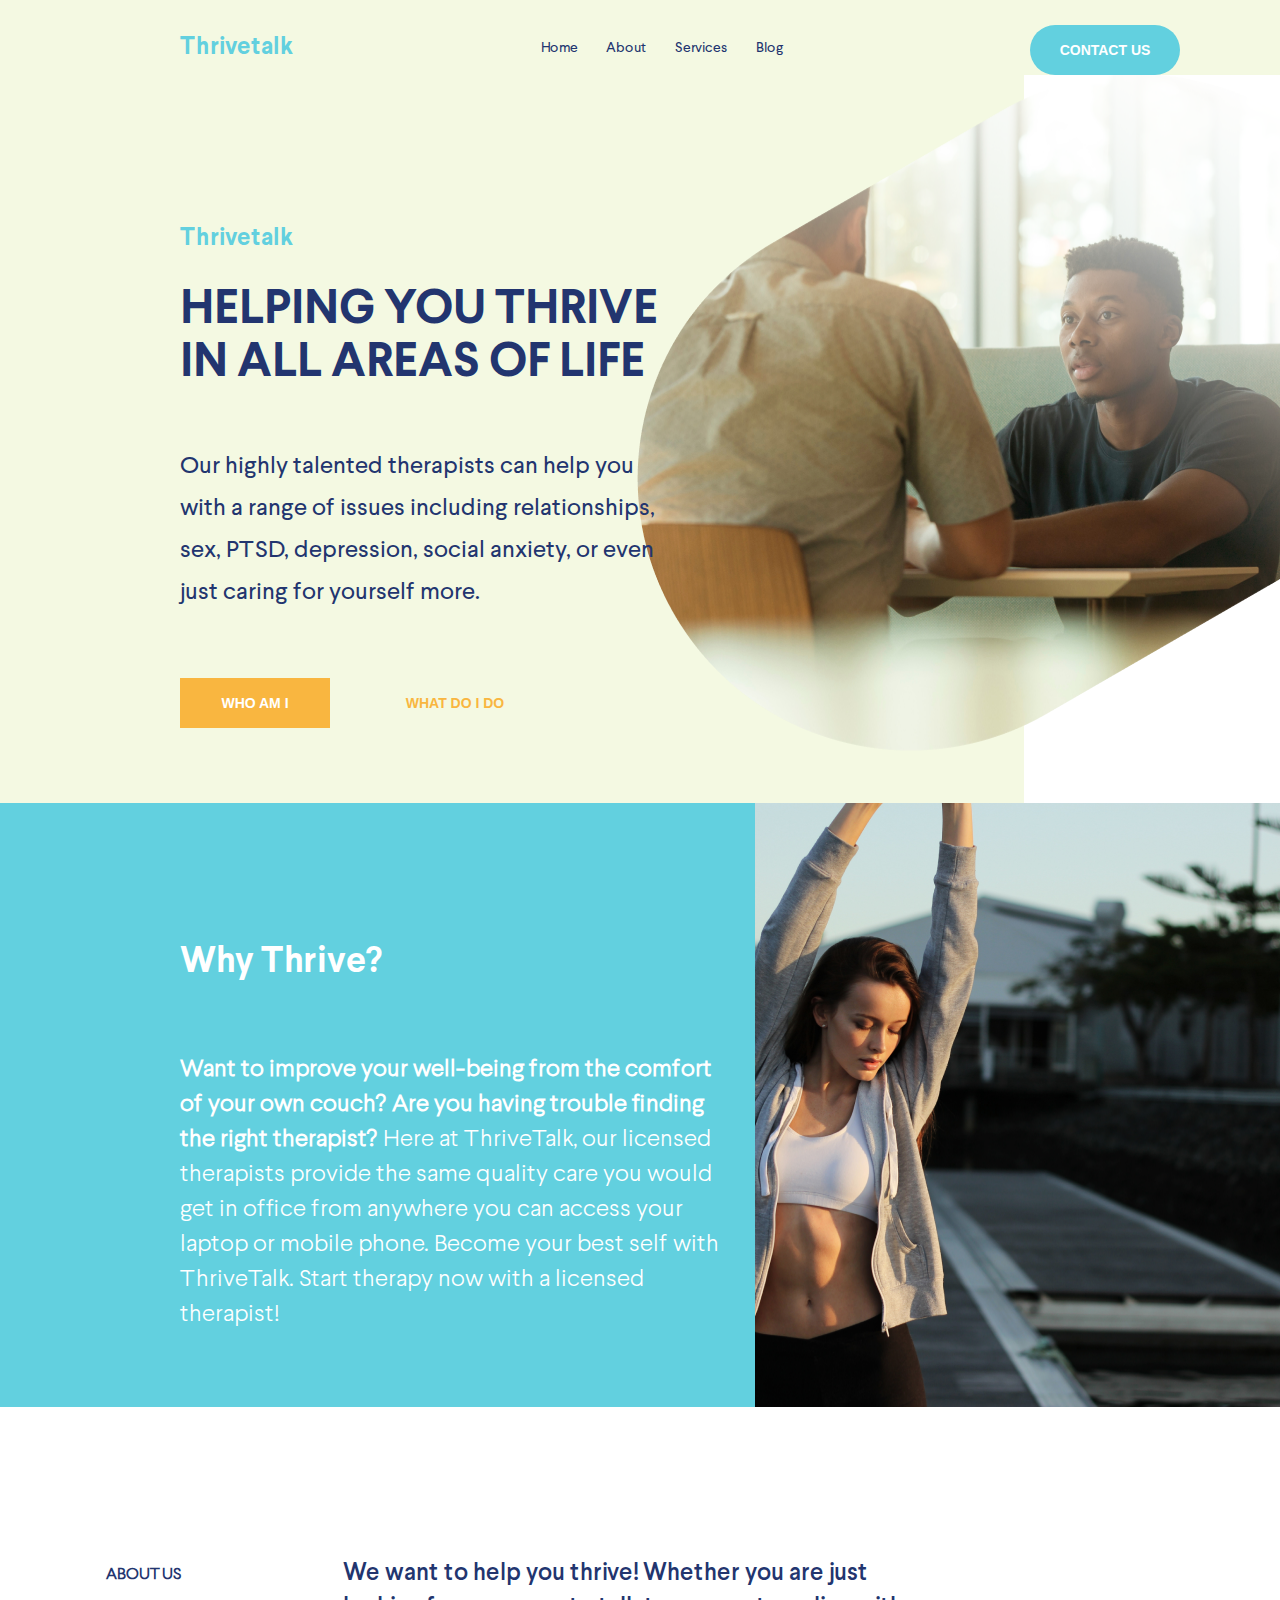
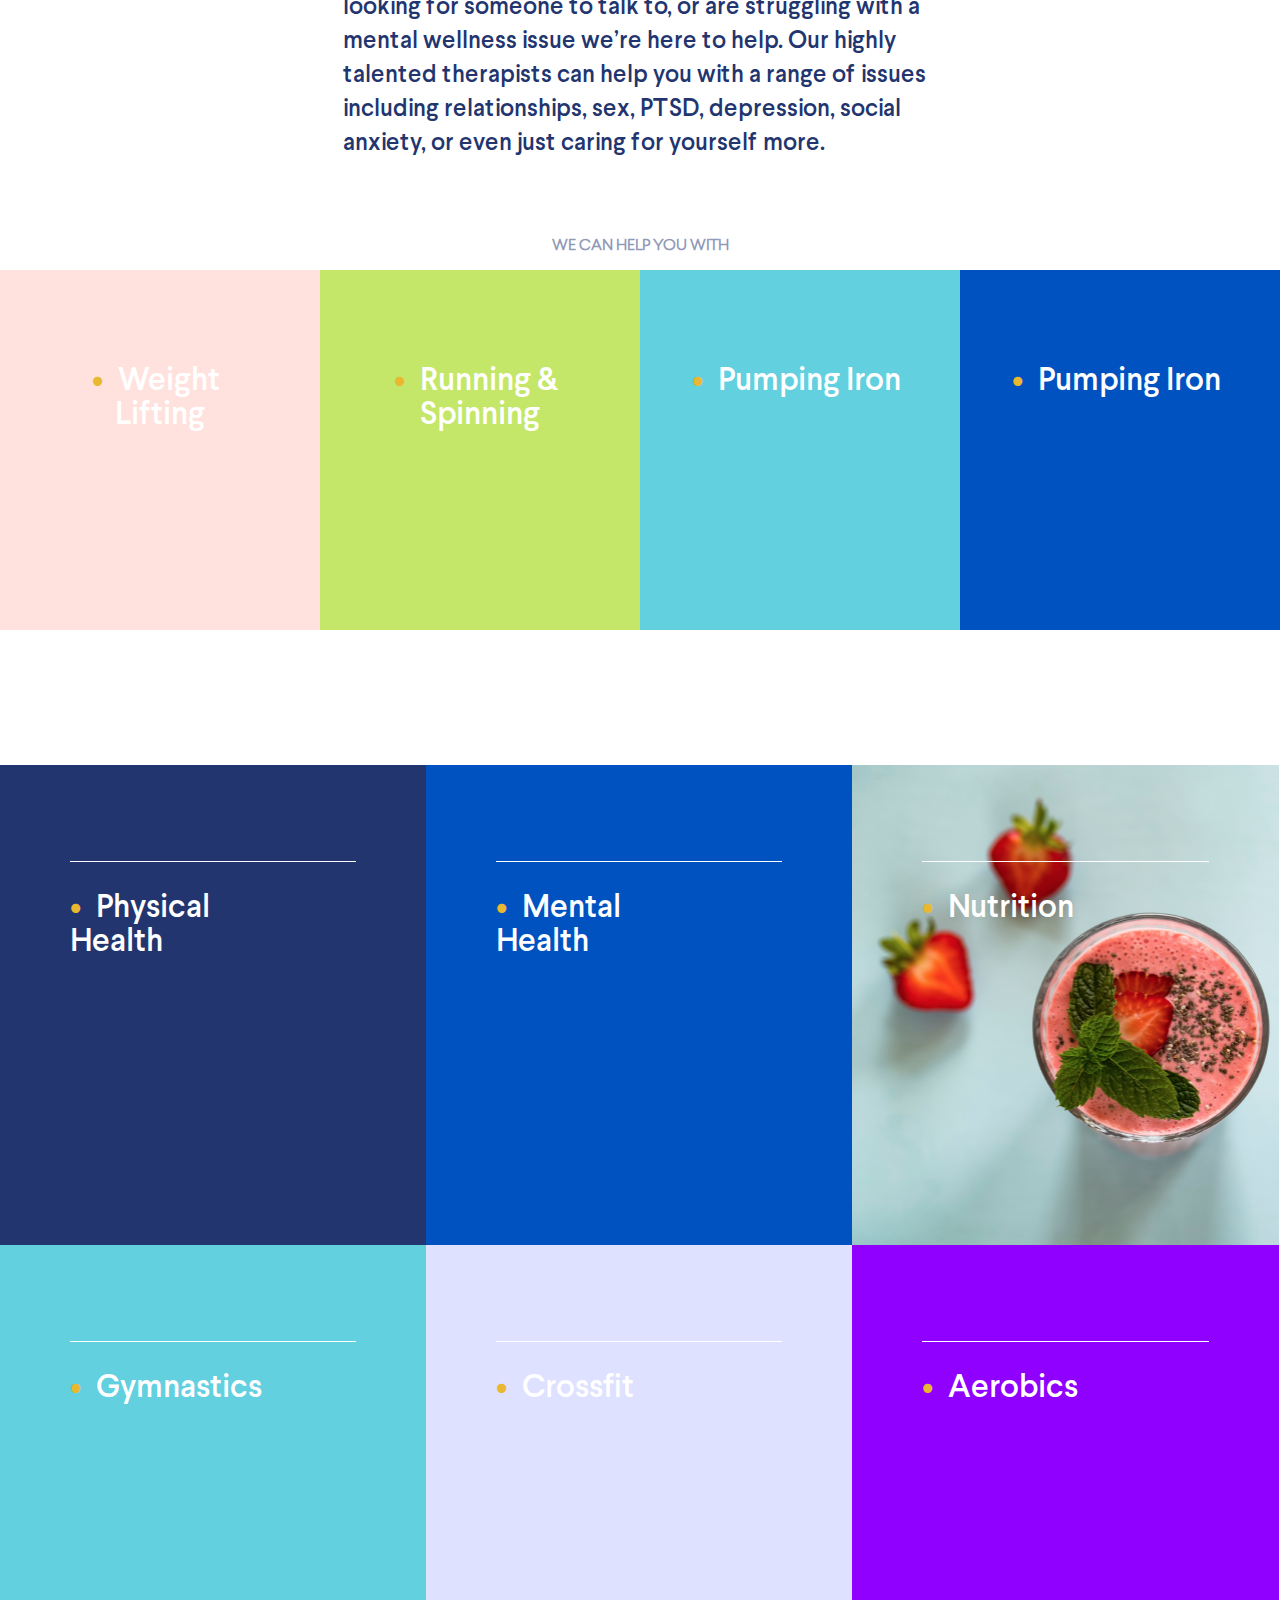
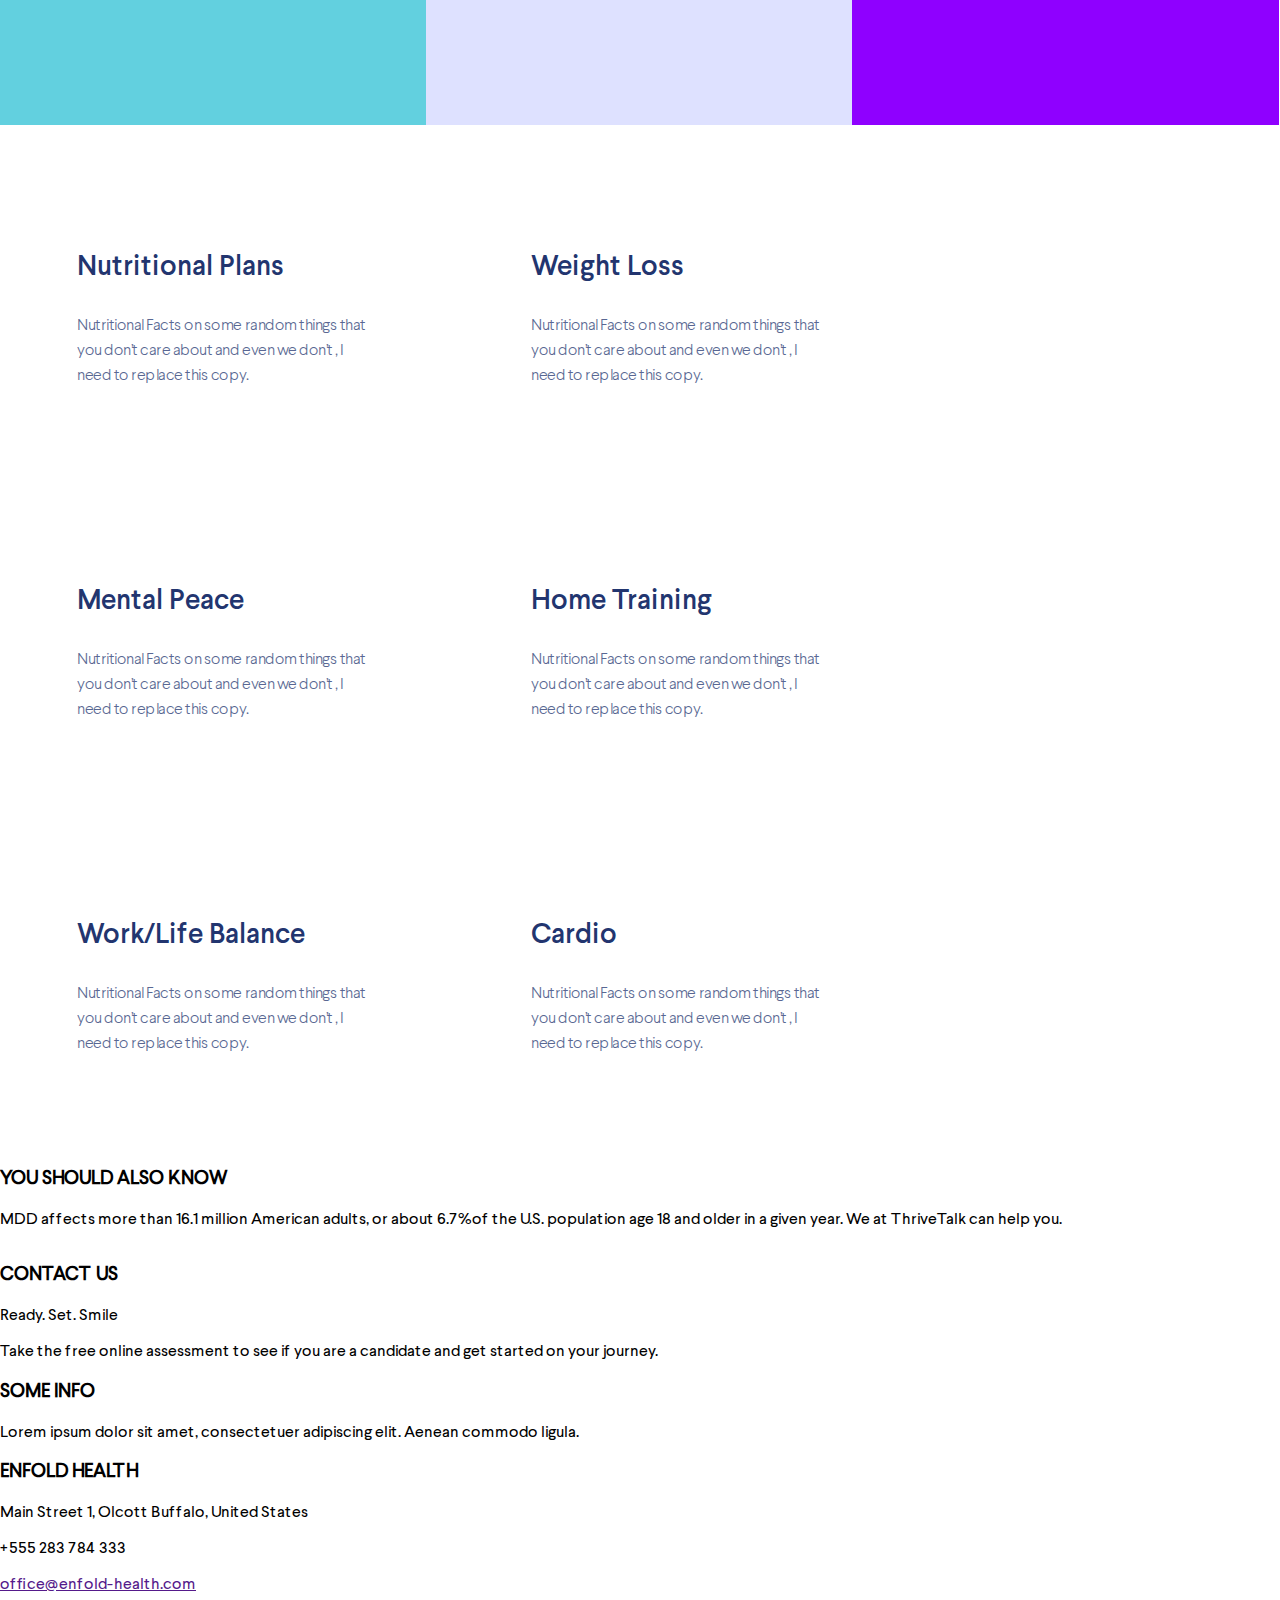
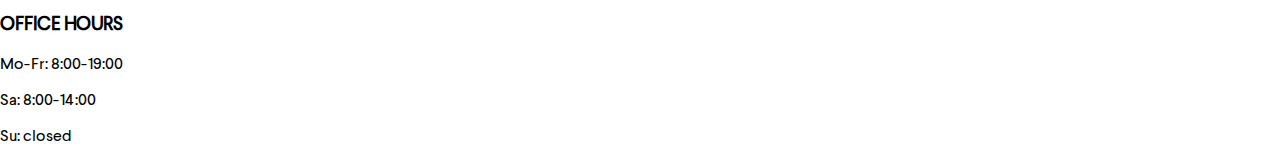
<file: src/index.html>
<!DOCTYPE html>
<html lang="en">
  <head>
    <meta charset="UTF-8" />
    <title>Thrivetalk</title>
    <link rel="stylesheet" href="main.css" />
    <link rel="stylesheet" href="fonts.css" />
  </head>
  <body>
    <section class="header">
      <div class="header_container">
        <div class="header_logo">Thrivetalk</div>
        <div class="header_navigation-container">
          <ul class="header_navigation">
            <li class="header_navigation-item">Home</li>
            <li class="header_navigation-item">About</li>
            <li class="header_navigation-item">Services</li>
            <li class="header_navigation-item">Blog</li>
          </ul>
        </div>
        <button class="header_button">CONTACT US</button>
      </div>
    </section>

    <section class="intro">
      <div class="intro_container">
        <div class="header_logo">Thrivetalk</div>
        <h1 class="intro_title">helping you thrive in all areas of life</h1>
        <p class="intro_text">
          Our highly talented therapists can help you with a range of issues
          including relationships, sex, PTSD, depression, social anxiety, or
          even just caring for yourself more.
        </p>
        <div class="intro_buttons-container">
          <button class="intro_button1">who am i</button>
          <button class="intro_button2">what do i do</button>
        </div>
      </div>
    </section>

    <section class="description">
      <div class="description_container">
        <h2 class="description_title">Why Thrive?</h2>
        <p class="description_text">
          <b>
            Want to improve your well-being from the comfort of your own couch?
            Are you having trouble finding the right therapist?</b
          >
          Here at ThriveTalk, our licensed therapists provide the same quality
          care you would get in office from anywhere you can access your laptop
          or mobile phone. Become your best self with ThriveTalk. Start therapy
          now with a licensed therapist!
        </p>
      </div>
    </section>

    <section class="about-us">
      <h3 class="about-us_title">about us</h3>
      <p class="about-us_text">
        We want to help you thrive! Whether you are just looking for someone to
        talk to, or are struggling with a mental wellness issue we’re here to
        help. Our highly talented therapists can help you with a range of issues
        including relationships, sex, PTSD, depression, social anxiety, or even
        just caring for yourself more.
      </p>
      <h3 class="services_title">we can help you with</h3>
      <ul class="services_list">
        <li class="services_list-item color1">Weight Lifting</li>
        <li class="services_list-item color2">Running & Spinning</li>
        <li class="services_list-item color3">Pumping Iron</li>
        <li class="services_list-item color4">Pumping Iron</li>
      </ul>
    </section>

    <section class="services_cards-container">
      <div class="services_cards">
        <div class="services_card color_very-dark-blue">
          <p class="services_card-text">Physical Health</p>
        </div>
        <div class="services_card color_strong-blue">
          <p class="services_card-text">Mental Health</p>
        </div>
        <div class="services_card card_image">
          <p class="services_card-text">Nutrition</p>
        </div>
        <div class="services_card color_soft-syan">
          <p class="services_card-text">Gymnastics</p>
        </div>
        <div class="services_card color_very-pale-blue">
          <p class="services_card-text">Crossfit</p>
        </div>
        <div class="services_card color_violet">
          <p class="services_card-text">Aerobics</p>
        </div>
      </div>
      <div class="services_description-container">
        <div class="services_description">
          <h3 class="services_description-title">Nutritional Plans</h3>
          <p class="services_description-text">
            Nutritional Facts on some random things that you don’t care about
            and even we don’t , I need to replace this copy.
          </p>
        </div>
        <div class="services_description">
          <h3 class="services_description-title">Weight Loss</h3>
          <p class="services_description-text">
            Nutritional Facts on some random things that you don’t care about
            and even we don’t , I need to replace this copy.
          </p>
        </div>
        <div class="services_description">
          <h3 class="services_description-title">Mental Peace</h3>
          <p class="services_description-text">
            Nutritional Facts on some random things that you don’t care about
            and even we don’t , I need to replace this copy.
          </p>
        </div>
        <div class="services_description">
          <h3 class="services_description-title">Home Training</h3>
          <p class="services_description-text">
            Nutritional Facts on some random things that you don’t care about
            and even we don’t , I need to replace this copy.
          </p>
        </div>
        <div class="services_description">
          <h3 class="services_description-title">Work/Life Balance</h3>
          <p class="services_description-text">
            Nutritional Facts on some random things that you don’t care about
            and even we don’t , I need to replace this copy.
          </p>
        </div>
        <div class="services_description">
          <h3 class="services_description-title">Cardio</h3>
          <p class="services_description-text">
            Nutritional Facts on some random things that you don’t care about
            and even we don’t , I need to replace this copy.
          </p>
        </div>
      </div>
      <div class="extra_info">
        <h3>YOU SHOULD ALSO KNOW</h3>
        <p>
          MDD affects more than 16.1 million American adults, or about 6.7%of
          the U.S. population age 18 and older in a given year. We at ThriveTalk
          can help you.
        </p>
      </div>
    </section>

    <section class="contuct_us">
      <h3>CONTACT US</h3>
      <p>Ready. Set. Smile</p>
      <p>
        Take the free online assessment to see if you are a candidate and get
        started on your journey.
      </p>
    </section>

    <section class="footer">
      <div>
        <h3>SOME INFO</h3>
        <p>
          Lorem ipsum dolor sit amet, consectetuer adipiscing elit. Aenean
          commodo ligula.
        </p>
      </div>
      <div>
        <h3>ENFOLD HEALTH</h3>
        <p>Main Street 1, Olcott Buffalo, United States</p>
        <p>+555 283 784 333</p>
        <a href="">office@enfold-health.com</a>
      </div>
      <div>
        <h3>OFFICE HOURS</h3>
        <p>Mo-Fr: 8:00-19:00</p>
        <p>Sa: 8:00-14:00</p>
        <p>Su: closed</p>
      </div>
    </section>
  </body>
</html>
</file>
<file: src/main.css>
body {
  margin: 0 auto;
  box-sizing: border-box;
  height: 100%;
  font-family: "Larsseit-Regular";
}

.header {
  display: flex;
  background-color: #f4f9e2;
}

.header_container {
  display: flex;
  justify-content: space-between;
  align-items: center;
  width: 100%;
  margin: 20px 100px 0 180px;
}

.header_logo {
  font-family: "Larsseit-Bold";
  font-size: 24px;
  line-height: 27px;
  color: #62d0df;
}

.header_navigation {
  display: flex;
  justify-content: space-around;
  list-style: none;
  margin: 0;
  padding: 0;
}

.header_navigation-item {
  margin: 0 14px;
  font-size: 14px;
  line-height: 16px;
  color: #22356f;
}

.header_button {
  font-size: 14px;
  line-height: 16px;
  font-weight: 600;

  color: #ffffff;
  margin-top: 5px;
  width: 150px;
  height: 50px;
  border-radius: 50px;
  border-style: none;
  background-color: #62d0df;
}

.intro {
  display: flex;
  background: url("./img/intro.png") no-repeat right,
    linear-gradient(to right, #f4f9e2 80%, white 20%);
  width: 100%;
}

.intro_container {
  display: flex;
  flex-direction: column;
  width: 484px;
  margin: 150px 150px 0 180px;
}

.intro_title {
  font-family: "Larsseit-Bold";
  font-size: 48px;
  line-height: 53px;

  color: #22356f;
  text-transform: uppercase;
}

.intro_text {
  font-family: "Larsseit-Regular";
  font-size: 24px;
  line-height: 42px;

  color: #22356f;
}

.intro_buttons-container {
  margin-top: 40px;
  display: flex;
  margin-bottom: 75px;
}

.intro_button1 {
  font-size: 14px;
  line-height: 16px;
  font-weight: 600;
  width: 150px;
  height: 50px;
  background: #f9b640;
  border-style: none;
  text-transform: uppercase;
  color: white;
}

.intro_button2 {
  font-size: 14px;
  line-height: 16px;
  font-weight: 600;
  width: 150px;
  height: 50px;
  background: #f4f9e2;
  border-style: none;
  text-transform: uppercase;
  color: #f9b640;
  margin-left: 50px;
}

.description {
  display: flex;
  background: url("./img/description_background.png") no-repeat right, #62d0df;
}

.description_container {
  margin-top: 117px;
  margin-left: 180px;
  width: 555px;
}

.description_title {
  font-family: "Larsseit-Bold";
  font-size: 36px;
  line-height: 27px;
  margin-bottom: 75px;

  color: #ffffff;
}

.description_text {
  font-family: "Larsseit-Light";
  font-size: 24px;
  line-height: 35px;
  margin-bottom: 75px;

  color: #ffffff;
}

.about-us {
  display: flex;
  flex-direction: column;
  position: relative;
  background-color: white;
}

.about-us_title {
  position: absolute;
  font-family: "Larsseit-Light";
  font-size: 16px;
  line-height: 23px;
  text-transform: uppercase;
  color: #22356f;
  top: 156px;
  left: 106px;
  margin: 0;
}

.about-us_text {
  font-family: "Larsseit-Medium";
  font-size: 24px;
  line-height: 34px;
  width: 595px;
  margin: 150px auto 75px auto;

  color: #22356f;
}

.services_title {
  font-family: "Larsseit-Light";
  font-size: 16px;
  line-height: 19px;
  text-align: center;
  text-transform: uppercase;
  margin: 0;

  color: rgba(34, 53, 111, 0.5);
}

.services_list {
  display: flex;
  flex-direction: row;
  margin: 15px 0;
  padding: 0;
  list-style: none;
  align-items: flex-start;
}

.services_list-item {
  box-sizing: border-box;
  flex-basis: 25%;
  height: 360px;
  padding: 95px 52.5px 0 52.5px;
  font-family: "Larsseit-Medium";
  font-size: 32px;
  line-height: 34px;
  text-align: center;
  color: #ffffff;
  text-indent: -8px;
}

.services_list-item::before {
  width: 20px;
  height: 20px;
  align-self: flex-start;
  content: "\2022";
  color: #e9b730;
  padding-right: 15px;
}

.color1 {
  background-color: #ffe2de;
}

.color2 {
  background-color: #c4e769;
}

.color3 {
  background-color: #62d0df;
}

.color4 {
  background-color: #0052c1;
}

.services_cards-container {
  margin-top: 120px;
  display: flex;
  flex-direction: column;
}

.services_cards {
  display: flex;
  flex-wrap: wrap;
}

.services_card {
  flex-basis: 33.3%;
  height: 480px;
  font-family: "Larsseit-Medium";
  font-size: 32px;
  line-height: 34px;
  text-align: start;
  color: #ffffff;
}

.color_very-dark-blue {
  background-color: #22356f;
}

.color_strong-blue {
  background-color: #0052c1;
}

.card_image {
  background-image: url(./img/nutrition_card_background.png);
  background-repeat: no-repeat;
  background-size: cover;
}

.color_soft-syan {
  background-color: #62d0df;
}

.color_very-pale-blue {
  background-color: #dee1ff;
}

.color_violet {
  background-color: #8f00ff;
}

.services_card-text {
  padding-top: 30px;
  border-top: 1px solid white;
  margin: 96px 70px;
  word-spacing: 100vw;
}

.services_card-text:before {
  width: 20px;
  height: 20px;
  align-self: flex-start;
  content: "\2022";
  color: #e9b730;
  padding-right: 15px;
}

.services_description-container {
  margin-top: 22px;
  display: flex;
  flex-direction: row;
  flex-wrap: wrap;
}

.services_description {
  box-sizing: border-box;
  flex-basis: 33.3%;
  padding: 77px;
}

.services_description-title {
  font-family: "Larsseit-Medium";
  font-size: 28px;
  line-height: 33px;
  color: #22356f;
}

.services_description-text {
  font-family: "Larsseit-Light";
  font-size: 16px;
  line-height: 25px;
  letter-spacing: -0.03em;
  color: #22356f;
  width: 300px;
  opacity: 75%;
}
</file>
<file: src/fonts.css>
@font-face {
  font-family: "Larsseit-Light";
  src: url("./fonts/Larsseit-Light/Larsseit-Light.eot");
  src: url("./fonts/Larsseit-Light/Larsseit-Light.eot?#iefix")
      format("embedded-opentype"),
    url("./fonts/Larsseit-Light/Larsseit-Light.woff") format("woff"),
    url("./fonts/Larsseit-Light/Larsseit-Light.ttf") format("truetype");
  font-style: normal;
  font-weight: lighter;
}
@font-face {
  font-family: "Larsseit-Regular";
  src: url("./fonts/Larsseit/Larsseit.eot");
  src: url("./fonts/Larsseit/Larsseit.eot?#iefix") format("embedded-opentype"),
    url("./fonts/Larsseit/Larsseit.woff") format("woff"),
    url("./fonts/Larsseit/Larsseit.ttf") format("truetype");
  font-style: normal;
  font-weight: normal;
}
@font-face {
  font-family: "Larsseit-Medium";
  src: url("./fonts/Larsseit-Medium/Larsseit-Medium.eot");
  src: url("./fonts/Larsseit-Medium/Larsseit-Medium.eot?#iefix")
      format("embedded-opentype"),
    url("./fonts/Larsseit-Medium/Larsseit-Medium.woff") format("woff"),
    url("./fonts/Larsseit-Medium/Larsseit-Medium.ttf") format("truetype");
  font-style: normal;
  font-weight: bold;
}
@font-face {
  font-family: "Larsseit-Bold";
  src: url("./fonts/Larsseit-Bold/Larsseit-Bold.eot");
  src: url("./fonts/Larsseit-Bold/Larsseit-Bold.eot?#iefix")
      format("embedded-opentype"),
    url("./fonts/Larsseit-Bold/Larsseit-Bold.woff") format("woff"),
    url("./fonts/Larsseit-Bold/Larsseit-Bold.ttf") format("truetype");
  font-style: normal;
  font-weight: bold;
}
@font-face {
  font-family: "Larsseit-Extrabold";
  src: url("./fonts/Larsseit-Extrabold/Larsseit-Extrabold.eot");
  src: url("./fonts/Larsseit-Extrabold/Larsseit-Extrabold.eot?#iefix")
      format("embedded-opentype"),
    url("./fonts/Larsseit-Extrabold/Larsseit-Extrabold.woff") format("woff"),
    url("./fonts/Larsseit-Extrabold/Larsseit-Extrabold.ttf") format("truetype");
  font-style: normal;
  font-weight: bolder;
}
</file>
